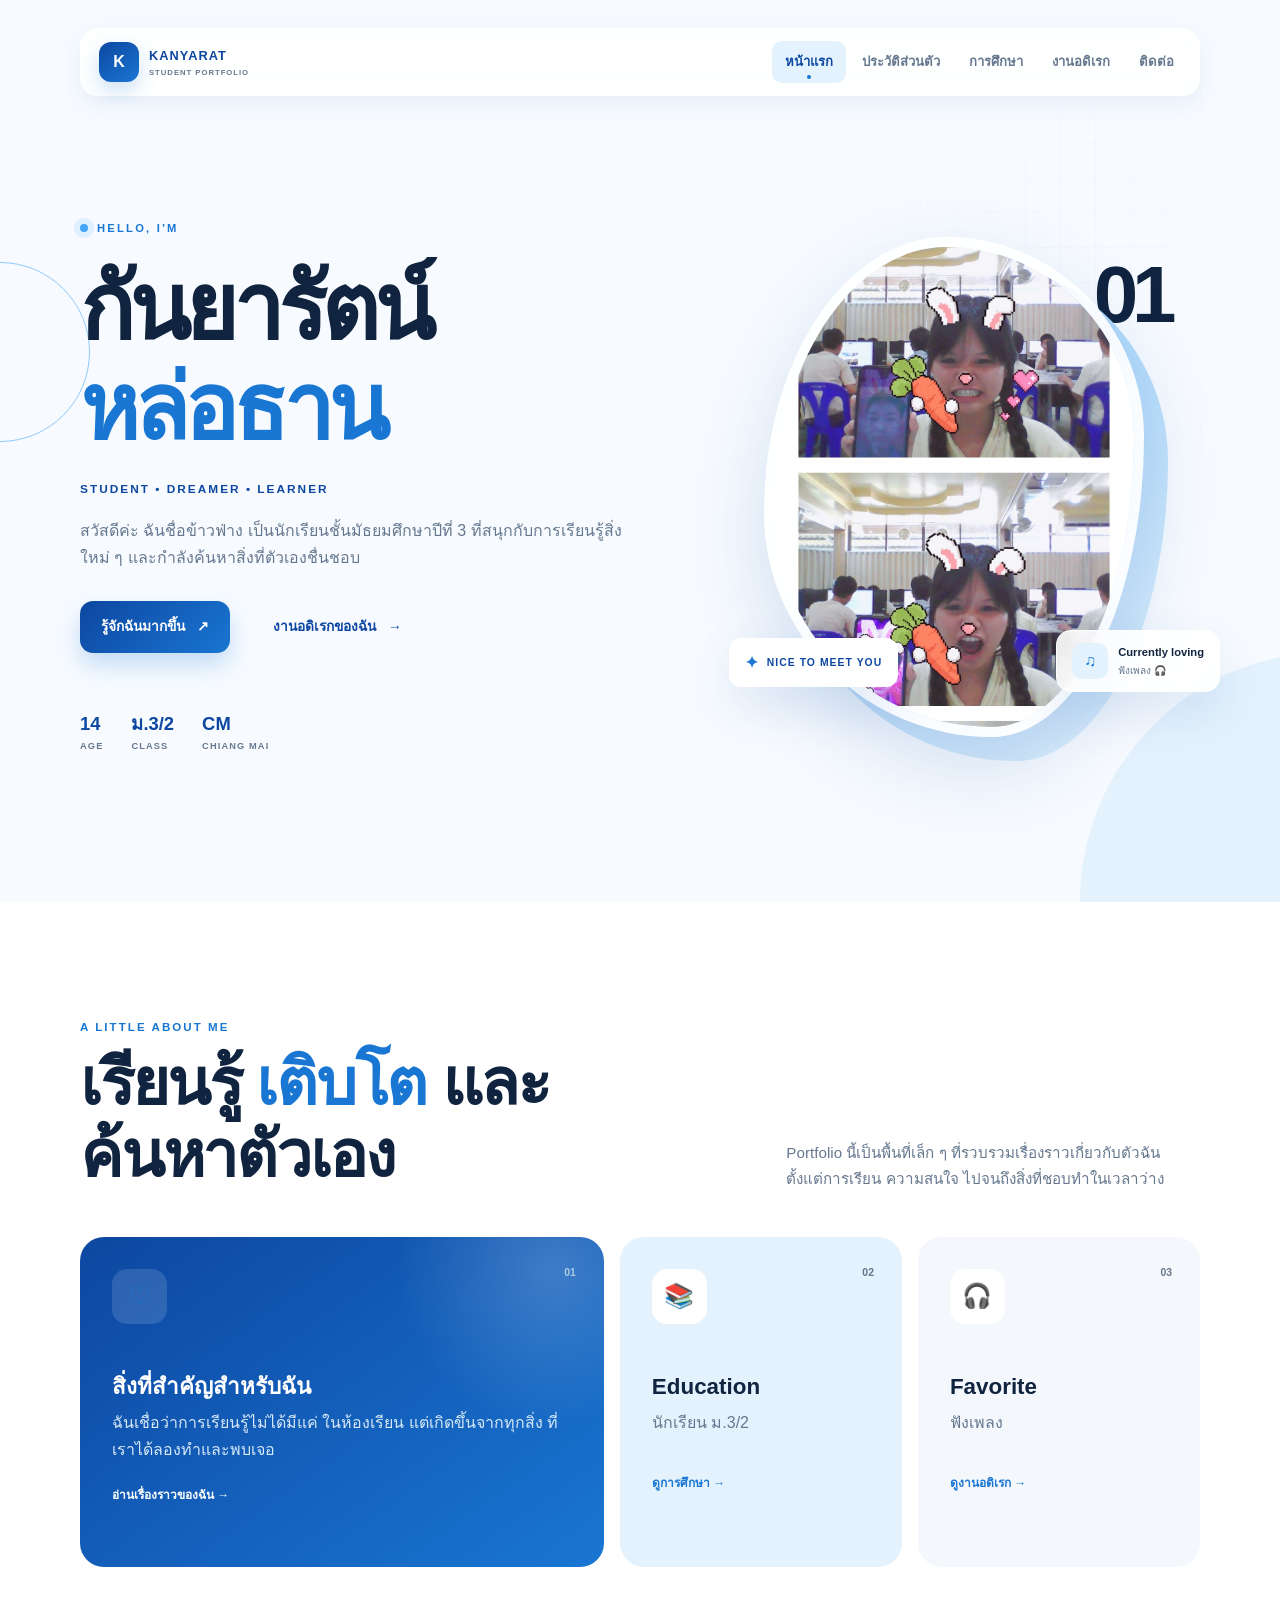
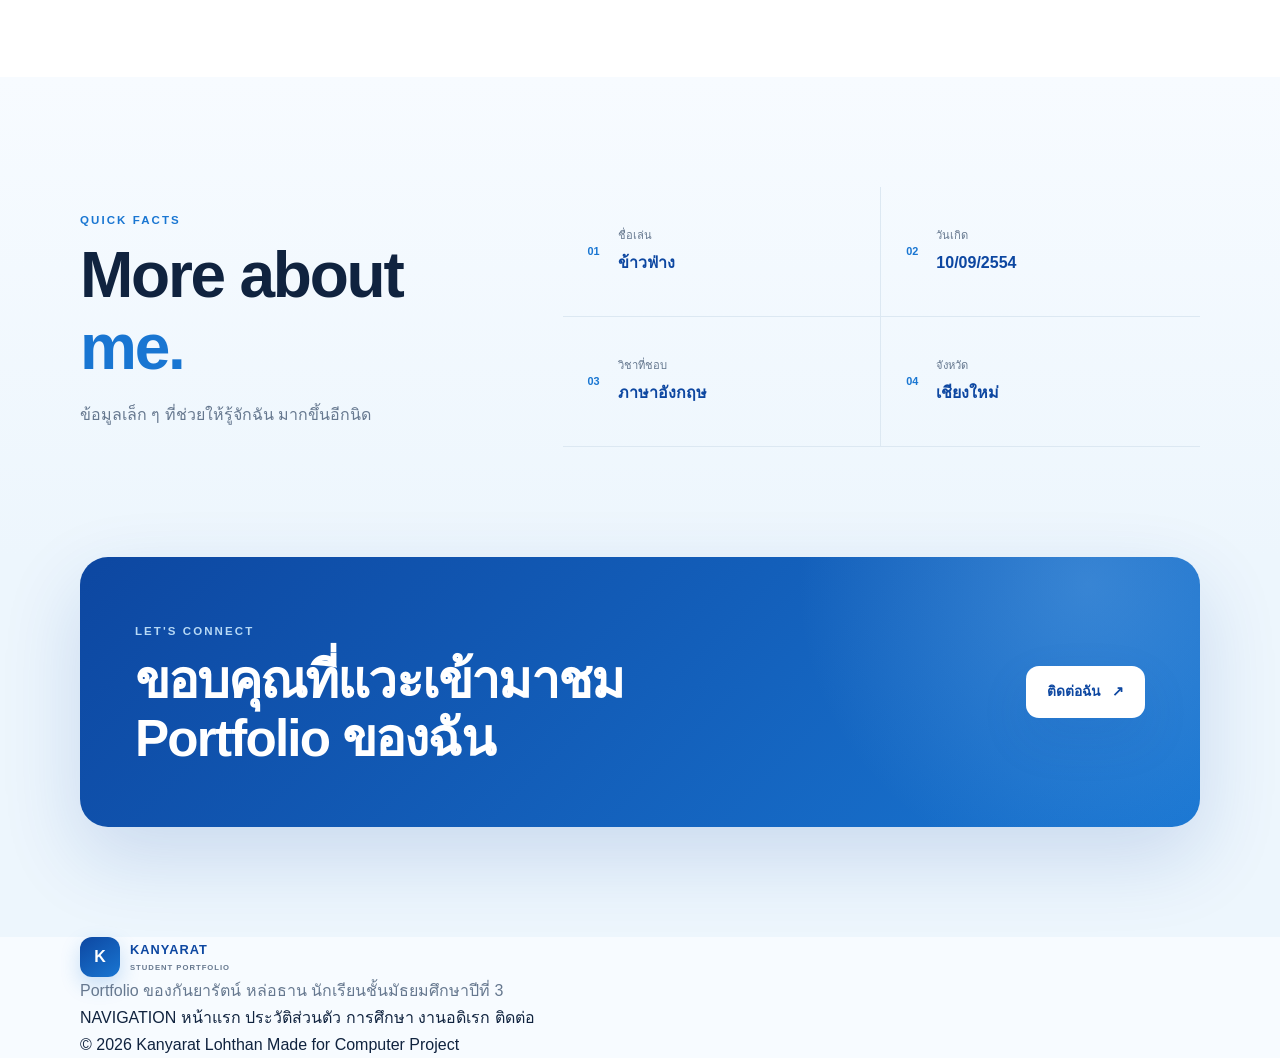
<file: index.html>
<!DOCTYPE html>
<html lang="th">
<head>
    <meta charset="UTF-8">
    <meta name="viewport" content="width=device-width, initial-scale=1.0">

    <meta
        name="description"
        content="Portfolio ของกันยารัตน์ หล่อธาน นักเรียนชั้นมัธยมศึกษาปีที่ 3"
    >

    <title>กันยารัตน์ | Student Portfolio</title>

    <link rel="stylesheet" href="style.css">
</head>

<body>

    <!-- ================= NAVIGATION ================= -->
    <header class="site-header">

        <nav class="navbar">

            <a href="index.html" class="brand">
                <span class="brand-symbol">K</span>

                <span class="brand-text">
                    KANYARAT
                    <small>STUDENT PORTFOLIO</small>
                </span>
            </a>

            <div class="nav-menu">
                <a href="index.html" class="active">หน้าแรก</a>
                <a href="profile.html">ประวัติส่วนตัว</a>
                <a href="education.html">การศึกษา</a>
                <a href="hobby.html">งานอดิเรก</a>
                <a href="contact.html">ติดต่อ</a>
            </div>

        </nav>

    </header>


    <main>

        <!-- ================= HERO ================= -->
        <section class="hero">

            <div class="hero-grid-pattern"></div>

            <div class="hero-circle hero-circle-one"></div>
            <div class="hero-circle hero-circle-two"></div>

            <div class="container hero-layout">

                <!-- LEFT -->
                <div class="hero-copy">

                    <div class="mini-label">
                        <span></span>
                        HELLO, I'M
                    </div>

                    <h1>
                        กันยารัตน์
                        <strong>หล่อธาน</strong>
                    </h1>

                    <p class="hero-role">
                        STUDENT • DREAMER • LEARNER
                    </p>

                    <p class="hero-description">
                        สวัสดีค่ะ ฉันชื่อข้าวฟ่าง
                        เป็นนักเรียนชั้นมัธยมศึกษาปีที่ 3
                        ที่สนุกกับการเรียนรู้สิ่งใหม่ ๆ
                        และกำลังค้นหาสิ่งที่ตัวเองชื่นชอบ
                    </p>

                    <div class="hero-actions">

                        <a href="profile.html" class="button button-primary">
                            รู้จักฉันมากขึ้น
                            <span>↗</span>
                        </a>

                        <a href="hobby.html" class="button button-text">
                            งานอดิเรกของฉัน
                            <span>→</span>
                        </a>

                    </div>

                    <div class="hero-meta">

                        <div>
                            <strong>14</strong>
                            <span>AGE</span>
                        </div>

                        <div>
                            <strong>ม.3/2</strong>
                            <span>CLASS</span>
                        </div>

                        <div>
                            <strong>CM</strong>
                            <span>CHIANG MAI</span>
                        </div>

                    </div>

                </div>


                <!-- RIGHT -->
                <div class="hero-visual">

                    <div class="visual-number">
                        01
                    </div>

                    <div class="visual-line"></div>

                    <div class="hero-image-wrap">

                        <div class="image-back-shape"></div>

                        <div class="hero-image">
                            <img
                                src="[data-uri]"
                                alt="รูปโปรไฟล์ของกันยารัตน์ หล่อธาน"
                            >
                        </div>

                        <div class="image-tag">
                            <span>✦</span>
                            NICE TO MEET YOU
                        </div>

                    </div>

                    <div class="floating-note">
                        <span>♫</span>
                        <div>
                            <strong>Currently loving</strong>
                            <small>ฟังเพลง 🎧</small>
                        </div>
                    </div>

                </div>

            </div>

        </section>


        <!-- ================= INTRO ================= -->
        <section class="intro section">

            <div class="container">

                <div class="section-top">

                    <div>
                        <span class="section-kicker">
                            A LITTLE ABOUT ME
                        </span>

                        <h2>
                            เรียนรู้
                            <span>เติบโต</span>
                            และค้นหาตัวเอง
                        </h2>
                    </div>

                    <p>
                        Portfolio นี้เป็นพื้นที่เล็ก ๆ
                        ที่รวบรวมเรื่องราวเกี่ยวกับตัวฉัน
                        ตั้งแต่การเรียน ความสนใจ
                        ไปจนถึงสิ่งที่ชอบทำในเวลาว่าง
                    </p>

                </div>


                <div class="intro-bento">

                    <article class="bento-main">

                        <span class="bento-index">01</span>

                        <div class="bento-icon">
                            ♡
                        </div>

                        <h3>
                            สิ่งที่สำคัญสำหรับฉัน
                        </h3>

                        <p>
                            ฉันเชื่อว่าการเรียนรู้ไม่ได้มีแค่
                            ในห้องเรียน แต่เกิดขึ้นจากทุกสิ่ง
                            ที่เราได้ลองทำและพบเจอ
                        </p>

                        <a href="profile.html">
                            อ่านเรื่องราวของฉัน →
                        </a>

                    </article>


                    <article class="bento-small blue-box">

                        <span class="bento-index">02</span>

                        <div class="bento-icon">
                            📚
                        </div>

                        <h3>Education</h3>

                        <p>
                            นักเรียน ม.3/2
                        </p>

                        <a href="education.html">
                            ดูการศึกษา →
                        </a>

                    </article>


                    <article class="bento-small light-box">

                        <span class="bento-index">03</span>

                        <div class="bento-icon">
                            🎧
                        </div>

                        <h3>Favorite</h3>

                        <p>
                            ฟังเพลง
                        </p>

                        <a href="hobby.html">
                            ดูงานอดิเรก →
                        </a>

                    </article>

                </div>

            </div>

        </section>


        <!-- ================= HIGHLIGHT ================= -->
        <section class="highlight section">

            <div class="container highlight-layout">

                <div class="highlight-title">

                    <span class="section-kicker">
                        QUICK FACTS
                    </span>

                    <h2>
                        More about
                        <span>me.</span>
                    </h2>

                    <p>
                        ข้อมูลเล็ก ๆ ที่ช่วยให้รู้จักฉัน
                        มากขึ้นอีกนิด
                    </p>

                </div>


                <div class="fact-list">

                    <div class="fact-item">
                        <span class="fact-icon">01</span>

                        <div>
                            <small>ชื่อเล่น</small>
                            <strong>ข้าวฟ่าง</strong>
                        </div>
                    </div>


                    <div class="fact-item">
                        <span class="fact-icon">02</span>

                        <div>
                            <small>วันเกิด</small>
                            <strong>10/09/2554</strong>
                        </div>
                    </div>


                    <div class="fact-item">
                        <span class="fact-icon">03</span>

                        <div>
                            <small>วิชาที่ชอบ</small>
                            <strong>ภาษาอังกฤษ</strong>
                        </div>
                    </div>


                    <div class="fact-item">
                        <span class="fact-icon">04</span>

                        <div>
                            <small>จังหวัด</small>
                            <strong>เชียงใหม่</strong>
                        </div>
                    </div>

                </div>

            </div>

        </section>


        <!-- ================= CTA ================= -->
        <section class="home-cta">

            <div class="container">

                <div class="cta-panel">

                    <div>
                        <span class="section-kicker light">
                            LET'S CONNECT
                        </span>

                        <h2>
                            ขอบคุณที่แวะเข้ามาชม
                            Portfolio ของฉัน
                        </h2>
                    </div>

                    <a href="contact.html" class="button button-white">
                        ติดต่อฉัน
                        <span>↗</span>
                    </a>

                </div>

            </div>

        </section>

    </main>


    <!-- ================= FOOTER ================= -->
    <footer class="footer">

        <div class="container footer-grid">

            <div class="footer-brand">

                <a href="index.html" class="brand footer-brand-link">

                    <span class="brand-symbol">K</span>

                    <span class="brand-text">
                        KANYARAT
                        <small>STUDENT PORTFOLIO</small>
                    </span>

                </a>

                <p>
                    Portfolio ของกันยารัตน์ หล่อธาน
                    นักเรียนชั้นมัธยมศึกษาปีที่ 3
                </p>

            </div>


            <div class="footer-navigation">

                <span>NAVIGATION</span>

                <a href="index.html">หน้าแรก</a>
                <a href="profile.html">ประวัติส่วนตัว</a>
                <a href="education.html">การศึกษา</a>
                <a href="hobby.html">งานอดิเรก</a>
                <a href="contact.html">ติดต่อ</a>

            </div>

        </div>


        <div class="container footer-bottom">

            <span>
                © 2026 Kanyarat Lohthan
            </span>

            <span>
                Made for Computer Project
            </span>

        </div>

    </footer>

</body>
</html>
</file>
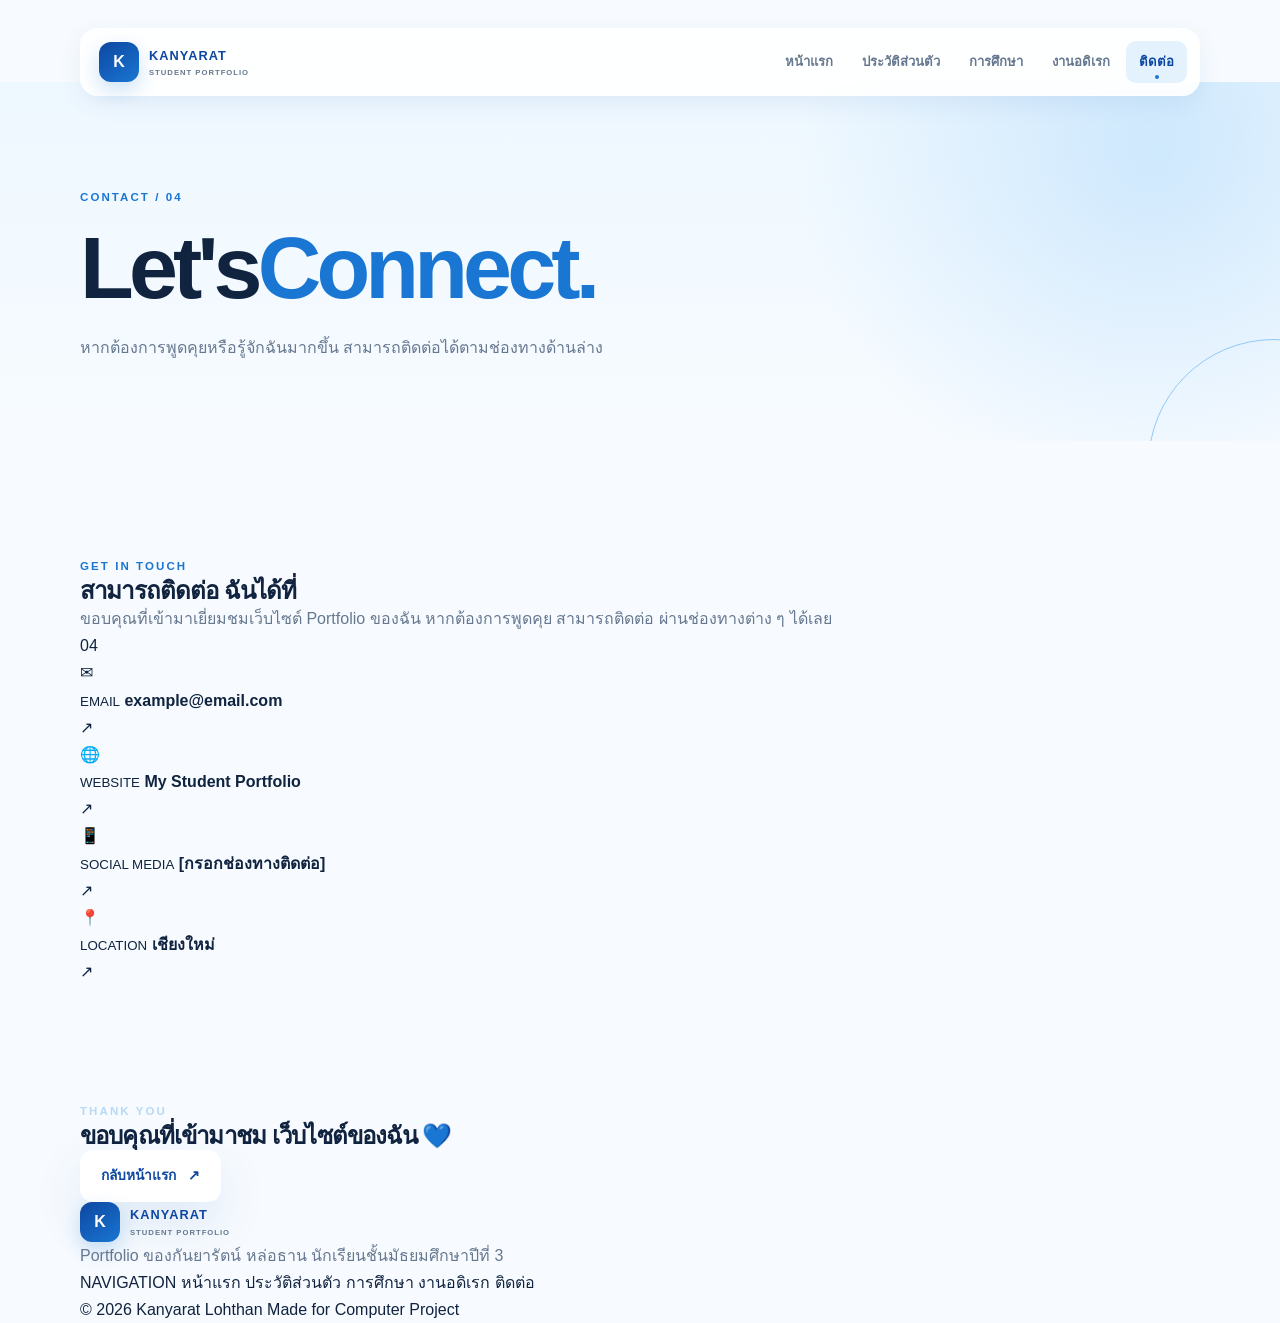
<file: contact.html>
<!DOCTYPE html>
<html lang="th">
<head>
    <meta charset="UTF-8">
    <meta name="viewport" content="width=device-width, initial-scale=1.0">

    <meta
        name="description"
        content="ช่องทางการติดต่อของกันยารัตน์ หล่อธาน"
    >

    <title>ติดต่อ | Kanyarat</title>

    <link rel="stylesheet" href="style.css">
</head>

<body>

    <!-- ================= NAVIGATION ================= -->
    <header class="site-header">

        <nav class="navbar">

            <a href="index.html" class="brand">
                <span class="brand-symbol">K</span>

                <span class="brand-text">
                    KANYARAT
                    <small>STUDENT PORTFOLIO</small>
                </span>
            </a>

            <div class="nav-menu">
                <a href="index.html">หน้าแรก</a>
                <a href="profile.html">ประวัติส่วนตัว</a>
                <a href="education.html">การศึกษา</a>
                <a href="hobby.html">งานอดิเรก</a>
                <a href="contact.html" class="active">ติดต่อ</a>
            </div>

        </nav>

    </header>


    <main>

        <!-- ================= PAGE HEADER ================= -->
        <section class="page-header contact-header">

            <div class="container page-header-content">

                <span class="section-kicker">
                    CONTACT / 04
                </span>

                <h1>
                    Let's<span>Connect.</span>
                </h1>

                <p>
                    หากต้องการพูดคุยหรือรู้จักฉันมากขึ้น
                    สามารถติดต่อได้ตามช่องทางด้านล่าง
                </p>

            </div>

        </section>


        <!-- ================= CONTACT ================= -->
        <section class="section contact-section">

            <div class="container contact-layout">

                <div class="contact-intro">

                    <span class="section-kicker">
                        GET IN TOUCH
                    </span>

                    <h2>
                        สามารถติดต่อ
                        <span>ฉันได้ที่</span>
                    </h2>

                    <p>
                        ขอบคุณที่เข้ามาเยี่ยมชมเว็บไซต์
                        Portfolio ของฉัน
                        หากต้องการพูดคุย สามารถติดต่อ
                        ผ่านช่องทางต่าง ๆ ได้เลย
                    </p>

                    <div class="contact-big-number">
                        04
                    </div>

                </div>


                <div class="contact-list">

                    <a
                        href="mailto:example@email.com"
                        class="contact-item"
                    >

                        <div class="contact-item-icon">
                            ✉
                        </div>

                        <div>
                            <small>EMAIL</small>
                            <strong>example@email.com</strong>
                        </div>

                        <span class="contact-arrow">
                            ↗
                        </span>

                    </a>


                    <div class="contact-item">

                        <div class="contact-item-icon">
                            🌐
                        </div>

                        <div>
                            <small>WEBSITE</small>
                            <strong>My Student Portfolio</strong>
                        </div>

                        <span class="contact-arrow">
                            ↗
                        </span>

                    </div>


                    <div class="contact-item">

                        <div class="contact-item-icon">
                            📱
                        </div>

                        <div>
                            <small>SOCIAL MEDIA</small>
                            <strong>[กรอกช่องทางติดต่อ]</strong>
                        </div>

                        <span class="contact-arrow">
                            ↗
                        </span>

                    </div>


                    <div class="contact-item">

                        <div class="contact-item-icon">
                            📍
                        </div>

                        <div>
                            <small>LOCATION</small>
                            <strong>เชียงใหม่</strong>
                        </div>

                        <span class="contact-arrow">
                            ↗
                        </span>

                    </div>

                </div>

            </div>

        </section>


        <!-- ================= CTA ================= -->
        <section class="contact-cta">

            <div class="container">

                <div class="contact-cta-box">

                    <div>

                        <span class="section-kicker light">
                            THANK YOU
                        </span>

                        <h2>
                            ขอบคุณที่เข้ามาชม
                            เว็บไซต์ของฉัน 💙
                        </h2>

                    </div>

                    <a
                        href="index.html"
                        class="button button-white"
                    >
                        กลับหน้าแรก
                        <span>↗</span>
                    </a>

                </div>

            </div>

        </section>

    </main>


    <!-- ================= FOOTER ================= -->
    <footer class="footer">

        <div class="container footer-grid">

            <div class="footer-brand">

                <a href="index.html" class="brand footer-brand-link">

                    <span class="brand-symbol">K</span>

                    <span class="brand-text">
                        KANYARAT
                        <small>STUDENT PORTFOLIO</small>
                    </span>

                </a>

                <p>
                    Portfolio ของกันยารัตน์ หล่อธาน
                    นักเรียนชั้นมัธยมศึกษาปีที่ 3
                </p>

            </div>

            <div class="footer-navigation">

                <span>NAVIGATION</span>

                <a href="index.html">หน้าแรก</a>
                <a href="profile.html">ประวัติส่วนตัว</a>
                <a href="education.html">การศึกษา</a>
                <a href="hobby.html">งานอดิเรก</a>
                <a href="contact.html">ติดต่อ</a>

            </div>

        </div>

        <div class="container footer-bottom">
            <span>© 2026 Kanyarat Lohthan</span>
            <span>Made for Computer Project</span>
        </div>

    </footer>

</body>
</html>
</file>
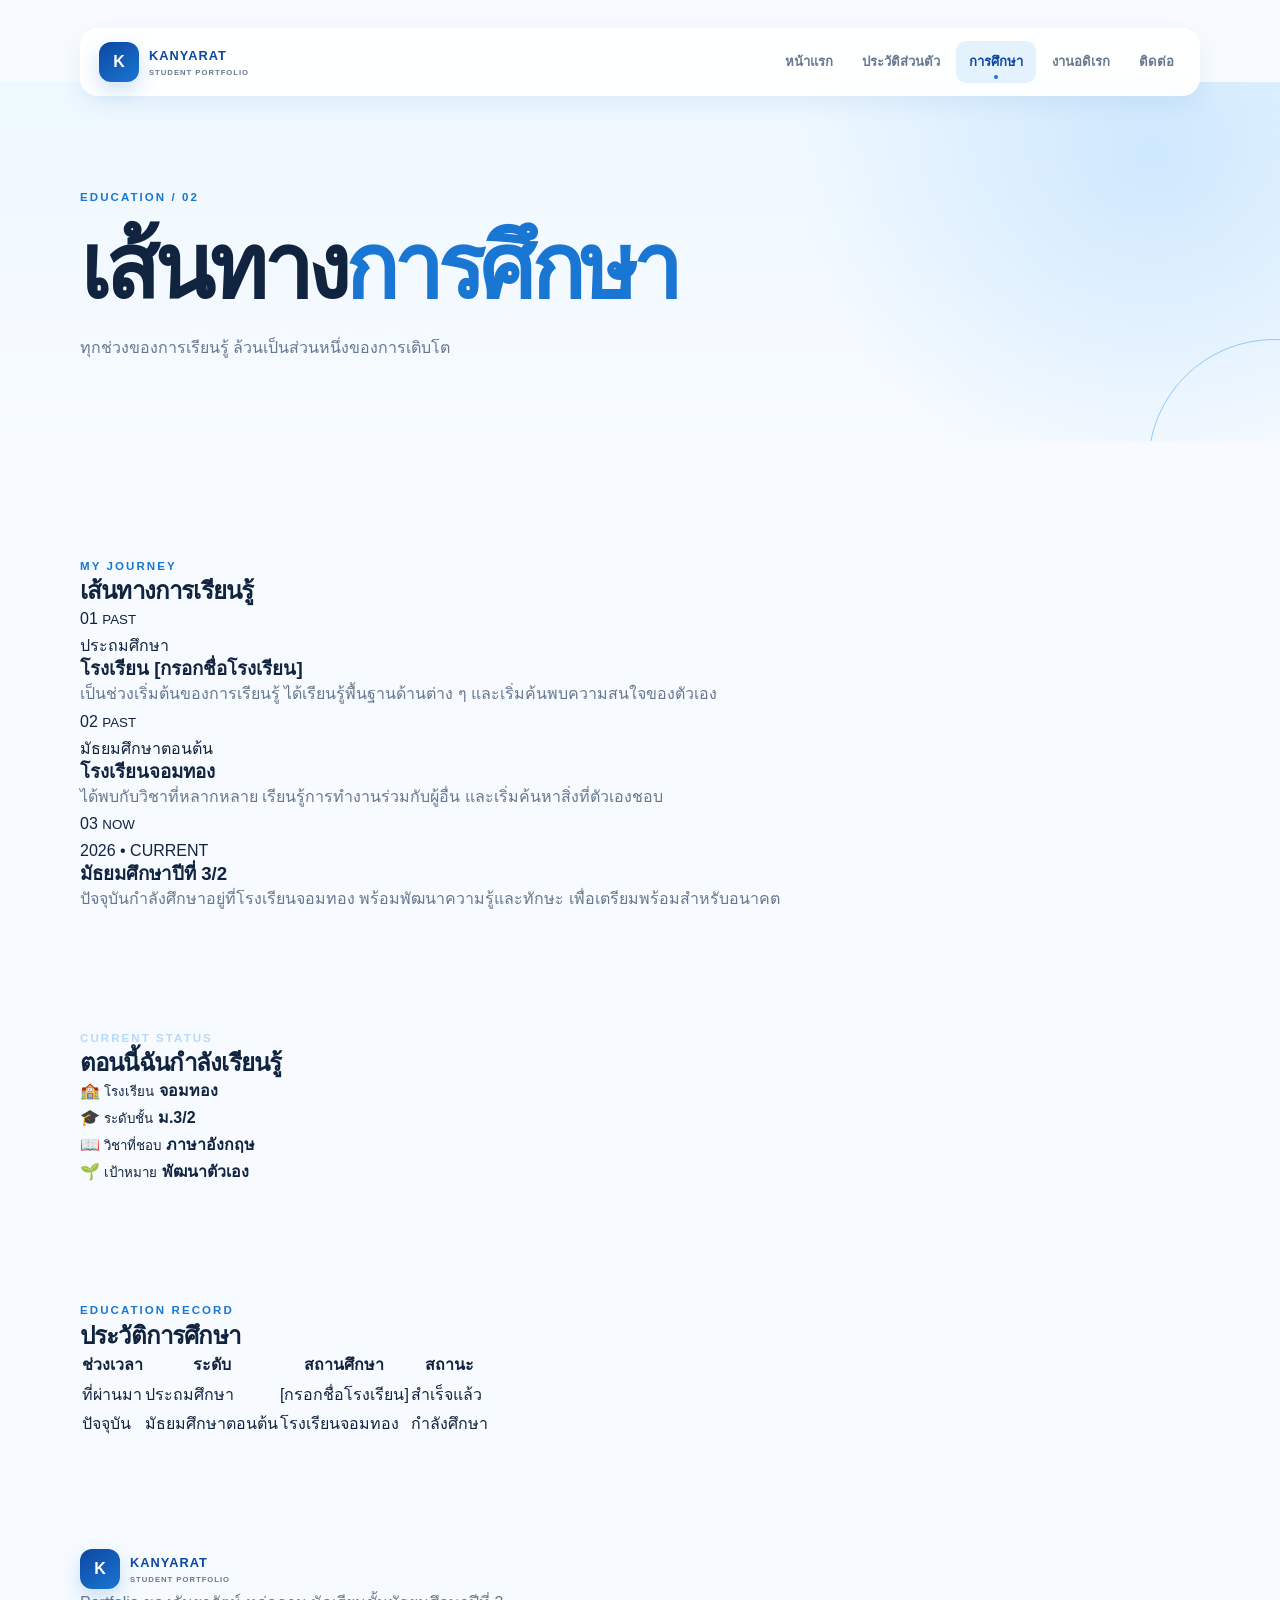
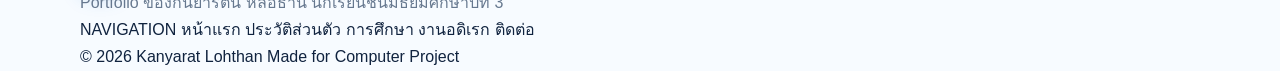
<file: education.html>
<!DOCTYPE html>
<html lang="th">
<head>
    <meta charset="UTF-8">
    <meta name="viewport" content="width=device-width, initial-scale=1.0">

    <meta
        name="description"
        content="ประวัติการศึกษาของกันยารัตน์ หล่อธาน"
    >

    <title>การศึกษา | Kanyarat</title>

    <link rel="stylesheet" href="style.css">
</head>

<body>

    <!-- ================= NAVIGATION ================= -->
    <header class="site-header">

        <nav class="navbar">

            <a href="index.html" class="brand">
                <span class="brand-symbol">K</span>

                <span class="brand-text">
                    KANYARAT
                    <small>STUDENT PORTFOLIO</small>
                </span>
            </a>

            <div class="nav-menu">
                <a href="index.html">หน้าแรก</a>
                <a href="profile.html">ประวัติส่วนตัว</a>
                <a href="education.html" class="active">การศึกษา</a>
                <a href="hobby.html">งานอดิเรก</a>
                <a href="contact.html">ติดต่อ</a>
            </div>

        </nav>

    </header>


    <main>

        <!-- ================= PAGE HEADER ================= -->
        <section class="page-header education-header">

            <div class="container page-header-content">

                <span class="section-kicker">
                    EDUCATION / 02
                </span>

                <h1>
                    เส้นทาง<span>การศึกษา</span>
                </h1>

                <p>
                    ทุกช่วงของการเรียนรู้
                    ล้วนเป็นส่วนหนึ่งของการเติบโต
                </p>

            </div>

        </section>


        <!-- ================= TIMELINE ================= -->
        <section class="section education-section">

            <div class="container">

                <div class="section-heading">

                    <span class="section-kicker">
                        MY JOURNEY
                    </span>

                    <h2>
                        เส้นทางการ<span>เรียนรู้</span>
                    </h2>

                </div>


                <div class="education-timeline">

                    <article class="timeline-row">

                        <div class="timeline-side">
                            <span>01</span>
                            <small>PAST</small>
                        </div>

                        <div class="timeline-dot"></div>

                        <div class="timeline-card">

                            <span class="timeline-year">
                                ประถมศึกษา
                            </span>

                            <h3>
                                โรงเรียน [กรอกชื่อโรงเรียน]
                            </h3>

                            <p>
                                เป็นช่วงเริ่มต้นของการเรียนรู้
                                ได้เรียนรู้พื้นฐานด้านต่าง ๆ
                                และเริ่มค้นพบความสนใจของตัวเอง
                            </p>

                        </div>

                    </article>


                    <article class="timeline-row">

                        <div class="timeline-side">
                            <span>02</span>
                            <small>PAST</small>
                        </div>

                        <div class="timeline-dot"></div>

                        <div class="timeline-card">

                            <span class="timeline-year">
                                มัธยมศึกษาตอนต้น
                            </span>

                            <h3>
                                โรงเรียนจอมทอง
                            </h3>

                            <p>
                                ได้พบกับวิชาที่หลากหลาย
                                เรียนรู้การทำงานร่วมกับผู้อื่น
                                และเริ่มค้นหาสิ่งที่ตัวเองชอบ
                            </p>

                        </div>

                    </article>


                    <article class="timeline-row current">

                        <div class="timeline-side">
                            <span>03</span>
                            <small>NOW</small>
                        </div>

                        <div class="timeline-dot"></div>

                        <div class="timeline-card">

                            <span class="timeline-year current-year">
                                2026 • CURRENT
                            </span>

                            <h3>
                                มัธยมศึกษาปีที่ 3/2
                            </h3>

                            <p>
                                ปัจจุบันกำลังศึกษาอยู่ที่โรงเรียนจอมทอง
                                พร้อมพัฒนาความรู้และทักษะ
                                เพื่อเตรียมพร้อมสำหรับอนาคต
                            </p>

                        </div>

                    </article>

                </div>

            </div>

        </section>


        <!-- ================= EDUCATION HIGHLIGHT ================= -->
        <section class="education-highlight">

            <div class="container">

                <div class="education-highlight-title">

                    <span class="section-kicker light">
                        CURRENT STATUS
                    </span>

                    <h2>
                        ตอนนี้ฉันกำลัง<span>เรียนรู้</span>
                    </h2>

                </div>


                <div class="education-stats">

                    <div>
                        <span>🏫</span>
                        <small>โรงเรียน</small>
                        <strong>จอมทอง</strong>
                    </div>

                    <div>
                        <span>🎓</span>
                        <small>ระดับชั้น</small>
                        <strong>ม.3/2</strong>
                    </div>

                    <div>
                        <span>📖</span>
                        <small>วิชาที่ชอบ</small>
                        <strong>ภาษาอังกฤษ</strong>
                    </div>

                    <div>
                        <span>🌱</span>
                        <small>เป้าหมาย</small>
                        <strong>พัฒนาตัวเอง</strong>
                    </div>

                </div>

            </div>

        </section>


        <!-- ================= TABLE ================= -->
        <section class="section education-record">

            <div class="container">

                <div class="section-heading">

                    <span class="section-kicker">
                        EDUCATION RECORD
                    </span>

                    <h2>
                        ประวัติ<span>การศึกษา</span>
                    </h2>

                </div>


                <div class="table-container">

                    <table>

                        <thead>
                            <tr>
                                <th>ช่วงเวลา</th>
                                <th>ระดับ</th>
                                <th>สถานศึกษา</th>
                                <th>สถานะ</th>
                            </tr>
                        </thead>

                        <tbody>

                            <tr>
                                <td>ที่ผ่านมา</td>
                                <td>ประถมศึกษา</td>
                                <td>[กรอกชื่อโรงเรียน]</td>
                                <td>
                                    <span class="status finished">
                                        สำเร็จแล้ว
                                    </span>
                                </td>
                            </tr>

                            <tr>
                                <td>ปัจจุบัน</td>
                                <td>มัธยมศึกษาตอนต้น</td>
                                <td>โรงเรียนจอมทอง</td>
                                <td>
                                    <span class="status studying">
                                        กำลังศึกษา
                                    </span>
                                </td>
                            </tr>

                        </tbody>

                    </table>

                </div>

            </div>

        </section>

    </main>


    <!-- ================= FOOTER ================= -->
    <footer class="footer">

        <div class="container footer-grid">

            <div class="footer-brand">

                <a href="index.html" class="brand footer-brand-link">

                    <span class="brand-symbol">K</span>

                    <span class="brand-text">
                        KANYARAT
                        <small>STUDENT PORTFOLIO</small>
                    </span>

                </a>

                <p>
                    Portfolio ของกันยารัตน์ หล่อธาน
                    นักเรียนชั้นมัธยมศึกษาปีที่ 3
                </p>

            </div>

            <div class="footer-navigation">

                <span>NAVIGATION</span>

                <a href="index.html">หน้าแรก</a>
                <a href="profile.html">ประวัติส่วนตัว</a>
                <a href="education.html">การศึกษา</a>
                <a href="hobby.html">งานอดิเรก</a>
                <a href="contact.html">ติดต่อ</a>

            </div>

        </div>

        <div class="container footer-bottom">
            <span>© 2026 Kanyarat Lohthan</span>
            <span>Made for Computer Project</span>
        </div>

    </footer>

</body>
</html>
</file>
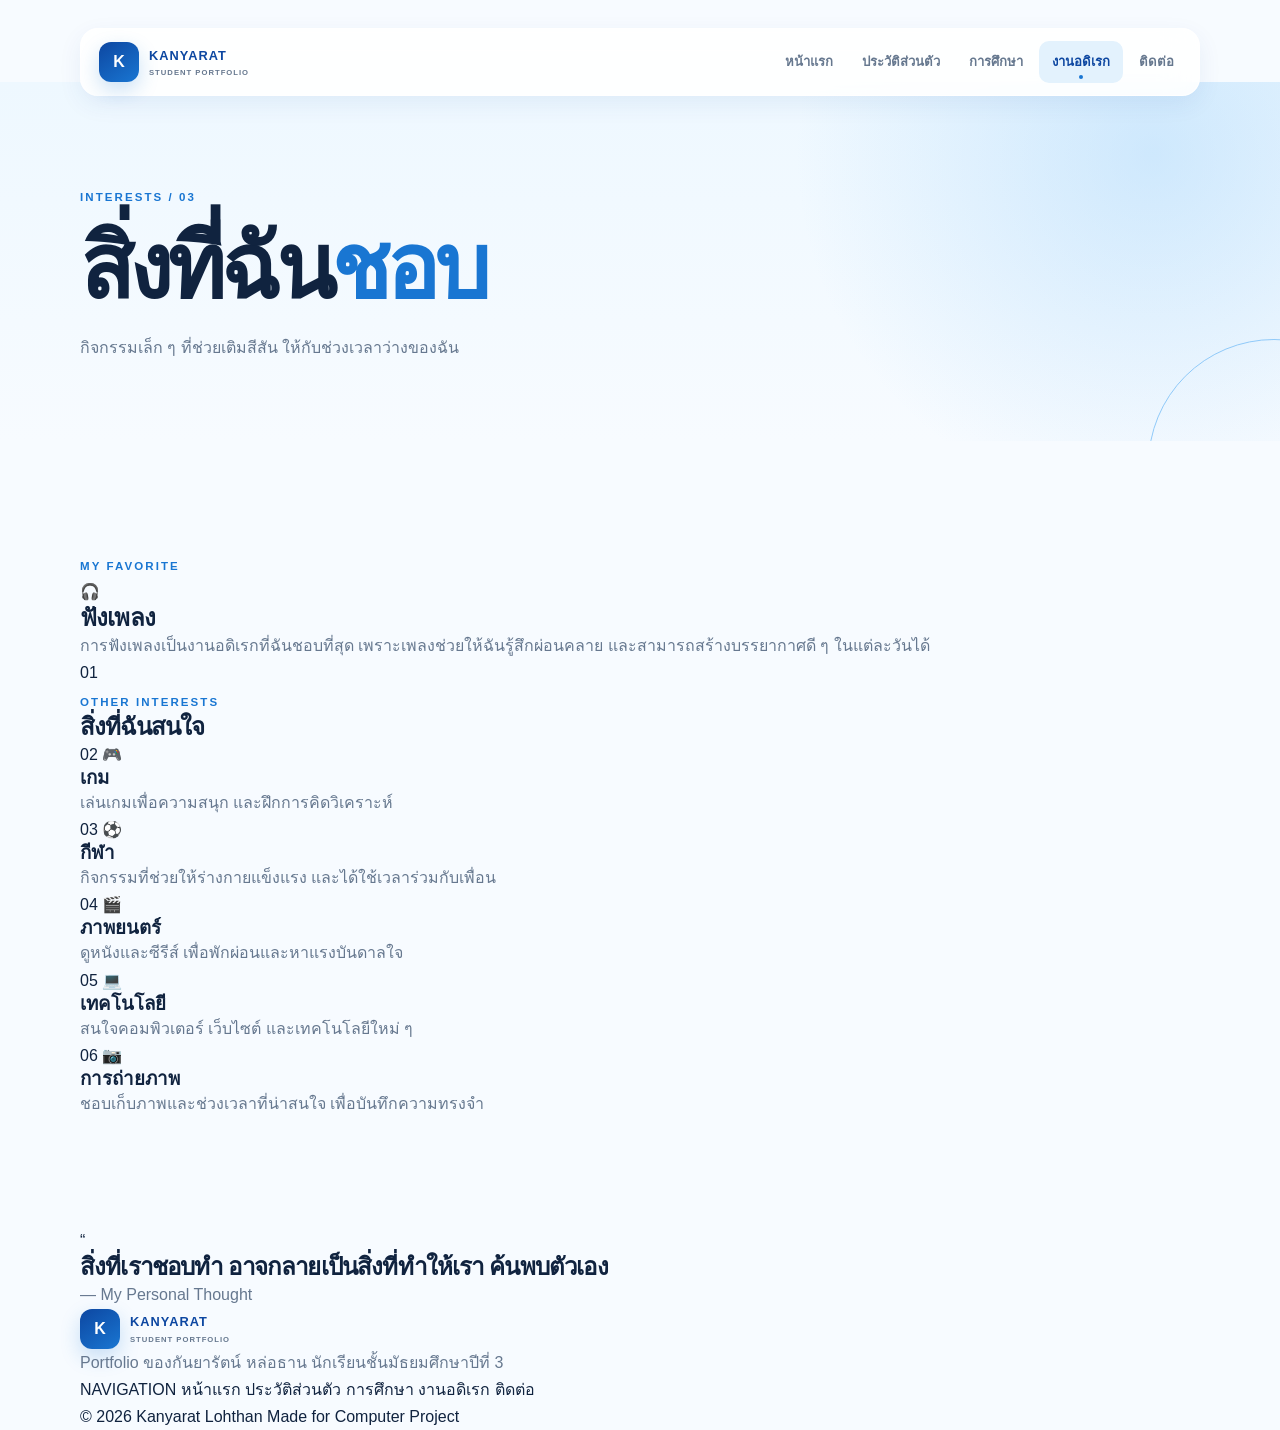
<file: hobby.html>
<!DOCTYPE html>
<html lang="th">
<head>
    <meta charset="UTF-8">
    <meta name="viewport" content="width=device-width, initial-scale=1.0">

    <meta
        name="description"
        content="งานอดิเรกและความสนใจของกันยารัตน์"
    >

    <title>งานอดิเรก | Kanyarat</title>

    <link rel="stylesheet" href="style.css">
</head>

<body>

    <!-- ================= NAVIGATION ================= -->
    <header class="site-header">

        <nav class="navbar">

            <a href="index.html" class="brand">
                <span class="brand-symbol">K</span>

                <span class="brand-text">
                    KANYARAT
                    <small>STUDENT PORTFOLIO</small>
                </span>
            </a>

            <div class="nav-menu">
                <a href="index.html">หน้าแรก</a>
                <a href="profile.html">ประวัติส่วนตัว</a>
                <a href="education.html">การศึกษา</a>
                <a href="hobby.html" class="active">งานอดิเรก</a>
                <a href="contact.html">ติดต่อ</a>
            </div>

        </nav>

    </header>


    <main>

        <!-- ================= PAGE HEADER ================= -->
        <section class="page-header hobby-header">

            <div class="container page-header-content">

                <span class="section-kicker">
                    INTERESTS / 03
                </span>

                <h1>
                    สิ่งที่ฉัน<span>ชอบ</span>
                </h1>

                <p>
                    กิจกรรมเล็ก ๆ ที่ช่วยเติมสีสัน
                    ให้กับช่วงเวลาว่างของฉัน
                </p>

            </div>

        </section>


        <!-- ================= FEATURED HOBBY ================= -->
        <section class="section hobby-section">

            <div class="container">

                <div class="hobby-feature">

                    <div class="hobby-feature-content">

                        <span class="section-kicker">
                            MY FAVORITE
                        </span>

                        <div class="huge-icon">
                            🎧
                        </div>

                        <h2>
                            ฟัง<span>เพลง</span>
                        </h2>

                        <p>
                            การฟังเพลงเป็นงานอดิเรกที่ฉันชอบที่สุด
                            เพราะเพลงช่วยให้ฉันรู้สึกผ่อนคลาย
                            และสามารถสร้างบรรยากาศดี ๆ
                            ในแต่ละวันได้
                        </p>

                        <div class="music-line">
                            <span></span>
                            <span></span>
                            <span></span>
                            <span></span>
                            <span></span>
                            <span></span>
                            <span></span>
                            <span></span>
                            <span></span>
                            <span></span>
                        </div>

                    </div>


                    <div class="hobby-feature-number">
                        01
                    </div>

                </div>


                <!-- ================= OTHER HOBBIES ================= -->

                <div class="hobby-section-title">

                    <span class="section-kicker">
                        OTHER INTERESTS
                    </span>

                    <h2>
                        สิ่งที่ฉันสนใจ
                    </h2>

                </div>


                <div class="hobby-grid">

                    <article class="hobby-card">

                        <div class="hobby-card-top">
                            <span>02</span>
                            <strong>🎮</strong>
                        </div>

                        <h3>เกม</h3>

                        <p>
                            เล่นเกมเพื่อความสนุก
                            และฝึกการคิดวิเคราะห์
                        </p>

                        <div class="hobby-line"></div>

                    </article>


                    <article class="hobby-card">

                        <div class="hobby-card-top">
                            <span>03</span>
                            <strong>⚽</strong>
                        </div>

                        <h3>กีฬา</h3>

                        <p>
                            กิจกรรมที่ช่วยให้ร่างกายแข็งแรง
                            และได้ใช้เวลาร่วมกับเพื่อน
                        </p>

                        <div class="hobby-line"></div>

                    </article>


                    <article class="hobby-card">

                        <div class="hobby-card-top">
                            <span>04</span>
                            <strong>🎬</strong>
                        </div>

                        <h3>ภาพยนตร์</h3>

                        <p>
                            ดูหนังและซีรีส์
                            เพื่อพักผ่อนและหาแรงบันดาลใจ
                        </p>

                        <div class="hobby-line"></div>

                    </article>


                    <article class="hobby-card">

                        <div class="hobby-card-top">
                            <span>05</span>
                            <strong>💻</strong>
                        </div>

                        <h3>เทคโนโลยี</h3>

                        <p>
                            สนใจคอมพิวเตอร์ เว็บไซต์
                            และเทคโนโลยีใหม่ ๆ
                        </p>

                        <div class="hobby-line"></div>

                    </article>


                    <article class="hobby-card wide-hobby">

                        <div class="hobby-card-top">
                            <span>06</span>
                            <strong>📷</strong>
                        </div>

                        <h3>การถ่ายภาพ</h3>

                        <p>
                            ชอบเก็บภาพและช่วงเวลาที่น่าสนใจ
                            เพื่อบันทึกความทรงจำ
                        </p>

                        <div class="hobby-line"></div>

                    </article>

                </div>

            </div>

        </section>


        <!-- ================= QUOTE ================= -->
        <section class="hobby-quote">

            <div class="container">

                <span class="quote-mark">“</span>

                <h2>
                    สิ่งที่เราชอบทำ
                    อาจกลายเป็นสิ่งที่ทำให้เรา
                    ค้นพบตัวเอง
                </h2>

                <p>
                    — My Personal Thought
                </p>

            </div>

        </section>

    </main>


    <!-- ================= FOOTER ================= -->
    <footer class="footer">

        <div class="container footer-grid">

            <div class="footer-brand">

                <a href="index.html" class="brand footer-brand-link">

                    <span class="brand-symbol">K</span>

                    <span class="brand-text">
                        KANYARAT
                        <small>STUDENT PORTFOLIO</small>
                    </span>

                </a>

                <p>
                    Portfolio ของกันยารัตน์ หล่อธาน
                    นักเรียนชั้นมัธยมศึกษาปีที่ 3
                </p>

            </div>

            <div class="footer-navigation">

                <span>NAVIGATION</span>

                <a href="index.html">หน้าแรก</a>
                <a href="profile.html">ประวัติส่วนตัว</a>
                <a href="education.html">การศึกษา</a>
                <a href="hobby.html">งานอดิเรก</a>
                <a href="contact.html">ติดต่อ</a>

            </div>

        </div>

        <div class="container footer-bottom">
            <span>© 2026 Kanyarat Lohthan</span>
            <span>Made for Computer Project</span>
        </div>

    </footer>

</body>
</html>
</file>
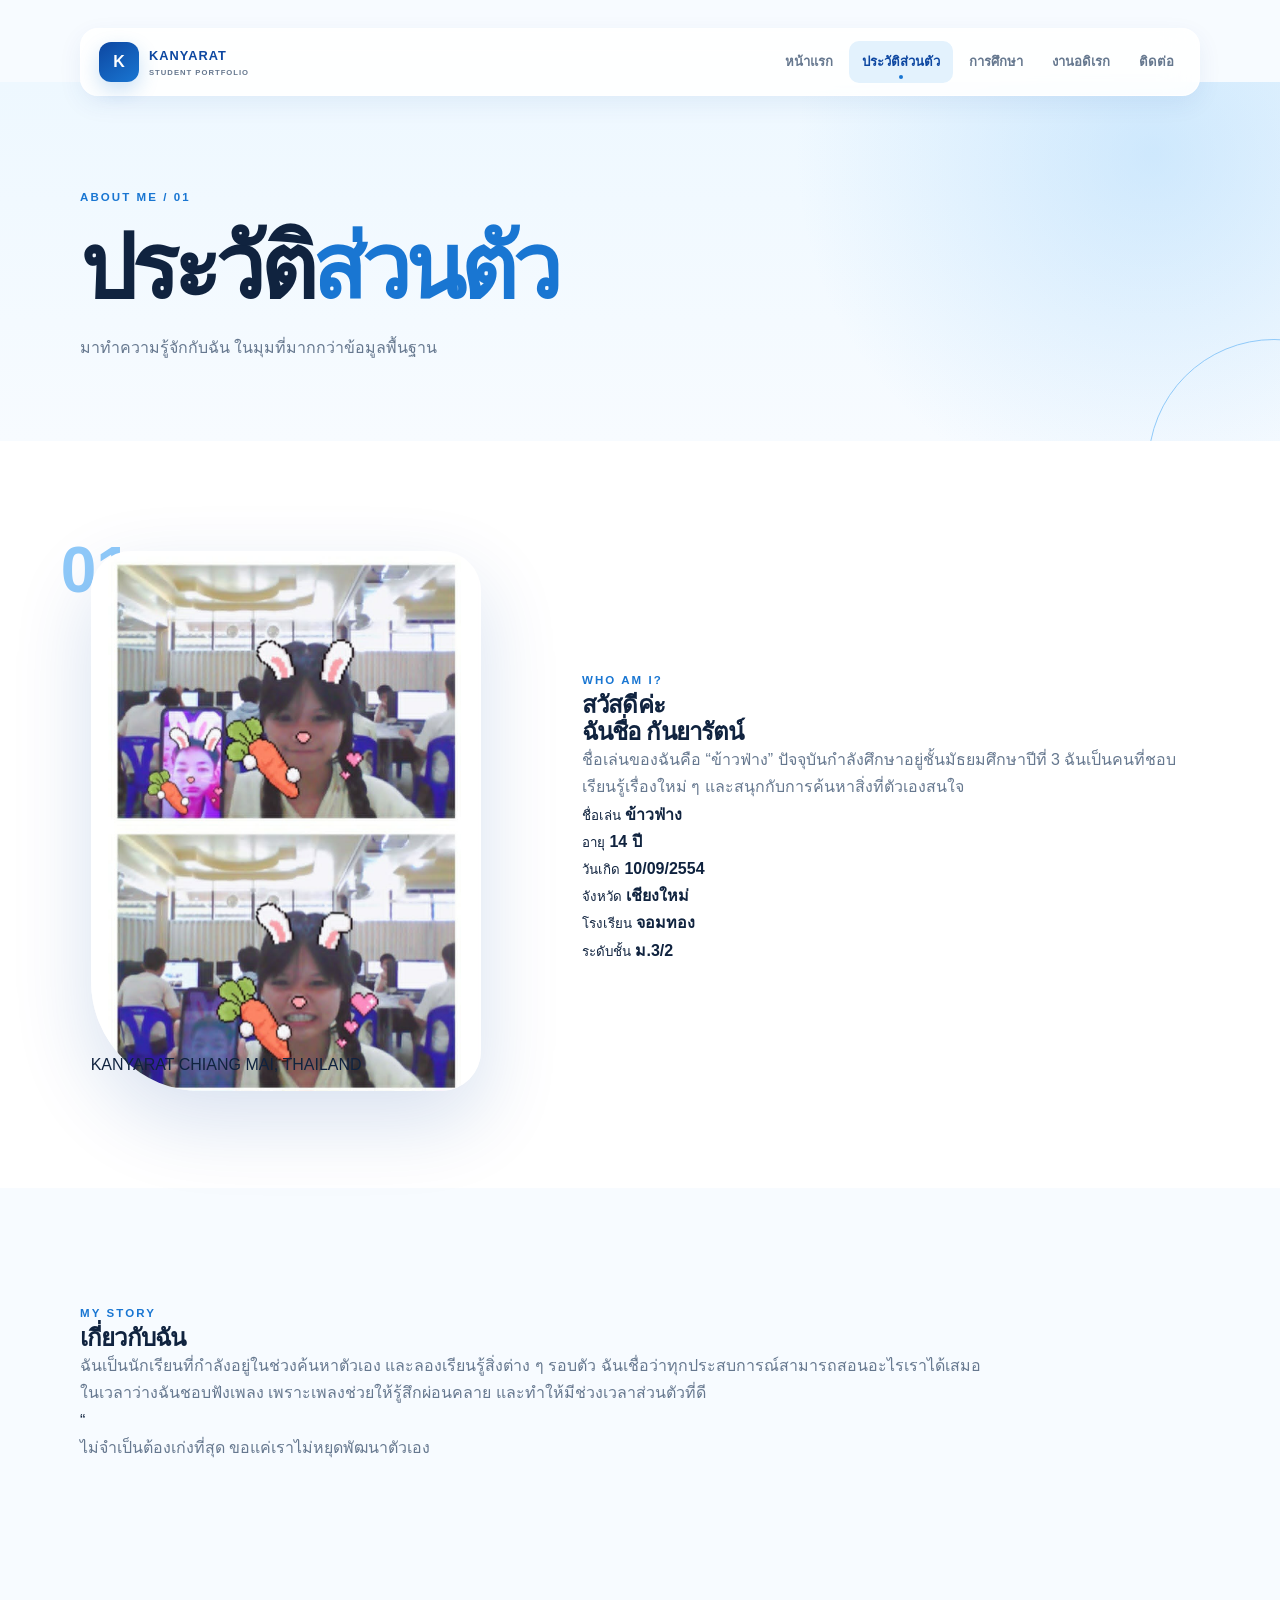
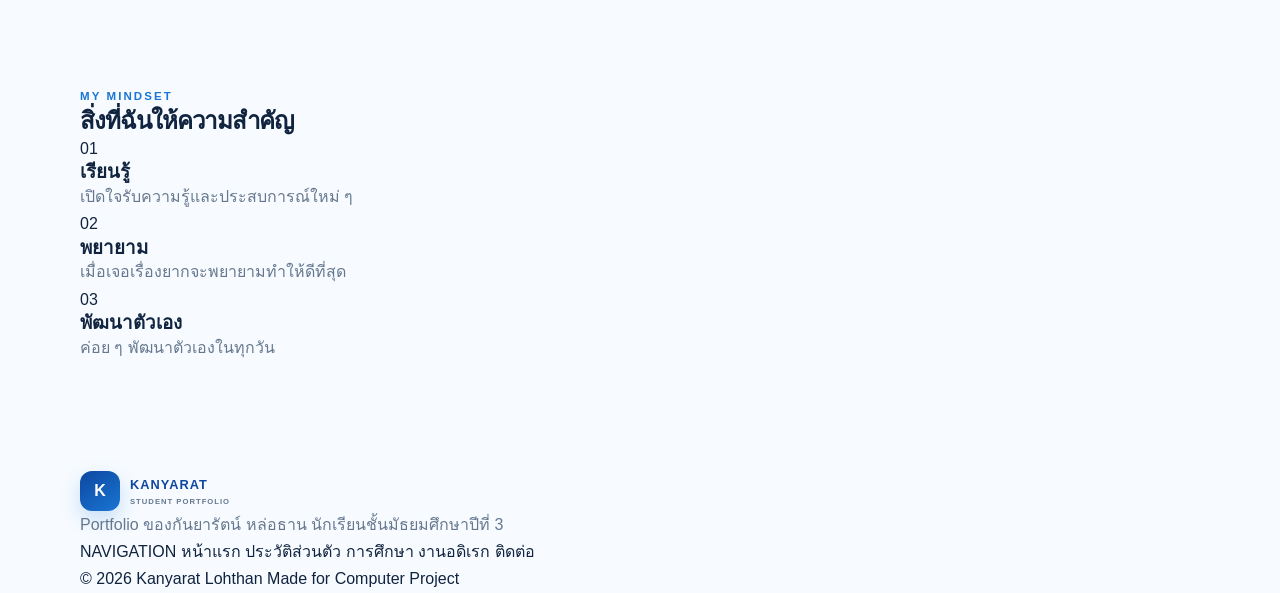
<file: profile.html>
<!DOCTYPE html>
<html lang="th">
<head>
    <meta charset="UTF-8">
    <meta name="viewport" content="width=device-width, initial-scale=1.0">

    <meta
        name="description"
        content="ประวัติส่วนตัวของกันยารัตน์ หล่อธาน"
    >

    <title>ประวัติส่วนตัว | Kanyarat</title>

    <link rel="stylesheet" href="style.css">
</head>

<body>

    <!-- ================= NAVIGATION ================= -->
    <header class="site-header">

        <nav class="navbar">

            <a href="index.html" class="brand">
                <span class="brand-symbol">K</span>

                <span class="brand-text">
                    KANYARAT
                    <small>STUDENT PORTFOLIO</small>
                </span>
            </a>

            <div class="nav-menu">
                <a href="index.html">หน้าแรก</a>
                <a href="profile.html" class="active">ประวัติส่วนตัว</a>
                <a href="education.html">การศึกษา</a>
                <a href="hobby.html">งานอดิเรก</a>
                <a href="contact.html">ติดต่อ</a>
            </div>

        </nav>

    </header>


    <main>

        <!-- ================= PAGE HEADER ================= -->
        <section class="page-header">

            <div class="container page-header-content">

                <span class="section-kicker">
                    ABOUT ME / 01
                </span>

                <h1>
                    ประวัติ<span>ส่วนตัว</span>
                </h1>

                <p>
                    มาทำความรู้จักกับฉัน
                    ในมุมที่มากกว่าข้อมูลพื้นฐาน
                </p>

            </div>

        </section>


        <!-- ================= PROFILE ================= -->
        <section class="profile-section section">

            <div class="container profile-layout">

                <div class="profile-photo-area">

                    <div class="profile-photo-number">
                        01
                    </div>

                    <div class="profile-photo">

                        <img
                            src="[data-uri]"
                            alt="รูปโปรไฟล์ของกันยารัตน์ หล่อธาน"
                        >

                    </div>

                    <div class="profile-photo-caption">
                        KANYARAT
                        <span>CHIANG MAI, THAILAND</span>
                    </div>

                </div>


                <div class="profile-content">

                    <span class="section-kicker">
                        WHO AM I?
                    </span>

                    <h2>
                        สวัสดีค่ะ
                        <br>
                        ฉันชื่อ <span>กันยารัตน์</span>
                    </h2>

                    <p class="large-description">
                        ชื่อเล่นของฉันคือ “ข้าวฟ่าง”
                        ปัจจุบันกำลังศึกษาอยู่ชั้นมัธยมศึกษาปีที่ 3
                        ฉันเป็นคนที่ชอบเรียนรู้เรื่องใหม่ ๆ
                        และสนุกกับการค้นหาสิ่งที่ตัวเองสนใจ
                    </p>


                    <div class="profile-info-grid">

                        <div class="profile-info">
                            <small>ชื่อเล่น</small>
                            <strong>ข้าวฟ่าง</strong>
                        </div>

                        <div class="profile-info">
                            <small>อายุ</small>
                            <strong>14 ปี</strong>
                        </div>

                        <div class="profile-info">
                            <small>วันเกิด</small>
                            <strong>10/09/2554</strong>
                        </div>

                        <div class="profile-info">
                            <small>จังหวัด</small>
                            <strong>เชียงใหม่</strong>
                        </div>

                        <div class="profile-info">
                            <small>โรงเรียน</small>
                            <strong>จอมทอง</strong>
                        </div>

                        <div class="profile-info">
                            <small>ระดับชั้น</small>
                            <strong>ม.3/2</strong>
                        </div>

                    </div>

                </div>

            </div>

        </section>


        <!-- ================= ABOUT ================= -->
        <section class="about-me section">

            <div class="container about-me-layout">

                <div>
                    <span class="section-kicker">
                        MY STORY
                    </span>

                    <h2>
                        เกี่ยวกับ<span>ฉัน</span>
                    </h2>
                </div>


                <div class="about-me-content">

                    <p>
                        ฉันเป็นนักเรียนที่กำลังอยู่ในช่วงค้นหาตัวเอง
                        และลองเรียนรู้สิ่งต่าง ๆ รอบตัว
                        ฉันเชื่อว่าทุกประสบการณ์สามารถสอนอะไรเราได้เสมอ
                    </p>

                    <p>
                        ในเวลาว่างฉันชอบฟังเพลง
                        เพราะเพลงช่วยให้รู้สึกผ่อนคลาย
                        และทำให้มีช่วงเวลาส่วนตัวที่ดี
                    </p>


                    <div class="personal-quote">

                        <span>“</span>

                        <p>
                            ไม่จำเป็นต้องเก่งที่สุด
                            ขอแค่เราไม่หยุดพัฒนาตัวเอง
                        </p>

                    </div>

                </div>

            </div>

        </section>


        <!-- ================= PERSONAL TRAITS ================= -->
        <section class="traits-section section">

            <div class="container">

                <div class="section-heading">

                    <span class="section-kicker">
                        MY MINDSET
                    </span>

                    <h2>
                        สิ่งที่ฉัน<span>ให้ความสำคัญ</span>
                    </h2>

                </div>


                <div class="traits-grid">

                    <article class="trait-item">
                        <span>01</span>
                        <h3>เรียนรู้</h3>
                        <p>
                            เปิดใจรับความรู้และประสบการณ์ใหม่ ๆ
                        </p>
                    </article>

                    <article class="trait-item">
                        <span>02</span>
                        <h3>พยายาม</h3>
                        <p>
                            เมื่อเจอเรื่องยากจะพยายามทำให้ดีที่สุด
                        </p>
                    </article>

                    <article class="trait-item">
                        <span>03</span>
                        <h3>พัฒนาตัวเอง</h3>
                        <p>
                            ค่อย ๆ พัฒนาตัวเองในทุกวัน
                        </p>
                    </article>

                </div>

            </div>

        </section>

    </main>


    <!-- ================= FOOTER ================= -->
    <footer class="footer">

        <div class="container footer-grid">

            <div class="footer-brand">

                <a href="index.html" class="brand footer-brand-link">

                    <span class="brand-symbol">K</span>

                    <span class="brand-text">
                        KANYARAT
                        <small>STUDENT PORTFOLIO</small>
                    </span>

                </a>

                <p>
                    Portfolio ของกันยารัตน์ หล่อธาน
                    นักเรียนชั้นมัธยมศึกษาปีที่ 3
                </p>

            </div>

            <div class="footer-navigation">

                <span>NAVIGATION</span>

                <a href="index.html">หน้าแรก</a>
                <a href="profile.html">ประวัติส่วนตัว</a>
                <a href="education.html">การศึกษา</a>
                <a href="hobby.html">งานอดิเรก</a>
                <a href="contact.html">ติดต่อ</a>

            </div>

        </div>

        <div class="container footer-bottom">
            <span>© 2026 Kanyarat Lohthan</span>
            <span>Made for Computer Project</span>
        </div>

    </footer>

</body>
</html>
</file>
<file: style.css>
/* =========================================================
   KANYARAT STUDENT PORTFOLIO
   Skyline Blue Edition
   HTML5 + CSS3
========================================================= */


/* =========================================================
   01. VARIABLES
========================================================= */

:root {

    --navy: #0D47A1;
    --blue: #1976D2;
    --sky: #42A5F5;
    --soft-blue: #90CAF9;
    --ice: #E3F2FD;

    --white: #FFFFFF;
    --background: #F7FBFF;

    --text: #10233F;
    --muted: #66788F;

    --line: #DCE8F2;

    --dark-footer: #082F6B;

    --shadow-small:
        0 8px 25px rgba(13, 71, 161, 0.07);

    --shadow:
        0 20px 50px rgba(13, 71, 161, 0.11);

    --shadow-heavy:
        0 30px 80px rgba(13, 71, 161, 0.16);

    --radius: 24px;

    --transition: 0.3s ease;
}


/* =========================================================
   02. RESET
========================================================= */

* {
    margin: 0;
    padding: 0;
    box-sizing: border-box;
}

html {
    scroll-behavior: smooth;
}

body {
    min-height: 100vh;

    overflow-x: hidden;

    color: var(--text);
    background: var(--background);

    font-family:
        "Segoe UI",
        Tahoma,
        Arial,
        sans-serif;

    line-height: 1.7;
}

img {
    display: block;
    max-width: 100%;
}

a {
    color: inherit;
    text-decoration: none;
}

::selection {
    color: var(--white);
    background: var(--blue);
}


/* =========================================================
   03. GLOBAL
========================================================= */

.container {
    width: min(1120px, calc(100% - 40px));
    margin: 0 auto;
}

.section {
    padding: 110px 0;
}

.section-kicker {
    display: inline-block;

    color: var(--blue);

    font-size: 0.72rem;
    font-weight: 900;

    letter-spacing: 0.18em;
}

.section-kicker.light {
    color: #B7D9F5;
}

h1,
h2,
h3 {
    line-height: 1.12;
}

h1 {
    letter-spacing: -0.055em;
}

h2 {
    letter-spacing: -0.035em;
}

p {
    color: var(--muted);
}


/* =========================================================
   04. NAVIGATION
========================================================= */

.site-header {
    position: sticky;
    z-index: 1000;

    top: 14px;

    padding-top: 14px;
}

.navbar {
    width: min(1120px, calc(100% - 40px));
    min-height: 68px;

    margin: auto;
    padding: 8px 12px 8px 18px;

    display: flex;
    align-items: center;
    justify-content: space-between;

    background: rgba(255, 255, 255, 0.88);

    border: 1px solid rgba(255,255,255,0.9);
    border-radius: 18px;

    box-shadow: var(--shadow-small);

    backdrop-filter: blur(18px);
    -webkit-backdrop-filter: blur(18px);
}

.brand {
    display: flex;
    align-items: center;
    gap: 10px;

    color: var(--navy);

    font-weight: 900;
}

.brand-symbol {
    width: 40px;
    height: 40px;

    display: grid;
    place-items: center;

    color: var(--white);

    background:
        linear-gradient(
            145deg,
            var(--navy),
            var(--blue)
        );

    border-radius: 12px;

    box-shadow:
        0 8px 20px rgba(25,118,210,0.22);
}

.brand-text {
    display: flex;
    flex-direction: column;

    font-size: 0.8rem;
    letter-spacing: 0.08em;
}

.brand-text small {
    color: var(--muted);

    font-size: 0.48rem;
    font-weight: 700;

    letter-spacing: 0.13em;
}

.nav-menu {
    display: flex;
    align-items: center;
    gap: 3px;
}

.nav-menu a {
    position: relative;

    padding: 10px 13px;

    color: var(--muted);

    border-radius: 10px;

    font-size: 0.82rem;
    font-weight: 700;

    transition: var(--transition);
}

.nav-menu a:hover {
    color: var(--blue);
    background: var(--ice);
}

.nav-menu a.active {
    color: var(--navy);
    background: var(--ice);
}

.nav-menu a.active::after {
    content: "";

    position: absolute;

    bottom: 4px;
    left: 50%;

    width: 4px;
    height: 4px;

    background: var(--blue);

    border-radius: 50%;

    transform: translateX(-50%);
}


/* =========================================================
   05. BUTTON
========================================================= */

.button {
    min-height: 52px;

    padding: 0 21px;

    display: inline-flex;
    align-items: center;
    justify-content: center;
    gap: 12px;

    border-radius: 13px;

    font-size: 0.86rem;
    font-weight: 800;

    transition: var(--transition);
}

.button-primary {
    color: var(--white);

    background:
        linear-gradient(
            135deg,
            var(--navy),
            var(--blue)
        );

    box-shadow:
        0 12px 25px rgba(25,118,210,0.23);
}

.button-primary:hover {
    transform: translateY(-4px);

    box-shadow:
        0 18px 35px rgba(25,118,210,0.3);
}

.button-text {
    color: var(--navy);
}

.button-text:hover {
    color: var(--blue);
    transform: translateX(4px);
}

.button-white {
    color: var(--navy);
    background: var(--white);

    box-shadow: var(--shadow);
}

.button-white:hover {
    transform: translateY(-4px);
}


/* =========================================================
   06. HOME HERO
========================================================= */

.hero {
    position: relative;

    min-height: 750px;

    display: flex;
    align-items: center;

    overflow: hidden;

    padding: 110px 0 120px;
}

.hero-grid-pattern {
    position: absolute;

    width: 600px;
    height: 600px;

    top: -150px;
    right: -100px;

    opacity: 0.4;

    background-image:
        linear-gradient(
            rgba(25,118,210,0.06) 1px,
            transparent 1px
        ),
        linear-gradient(
            90deg,
            rgba(25,118,210,0.06) 1px,
            transparent 1px
        );

    background-size: 35px 35px;

    mask-image:
        radial-gradient(
            circle,
            black 20%,
            transparent 70%
        );
}

.hero-circle {
    position: absolute;

    border-radius: 50%;
}

.hero-circle-one {
    width: 500px;
    height: 500px;

    right: -300px;
    bottom: -250px;

    background: var(--ice);
}

.hero-circle-two {
    width: 180px;
    height: 180px;

    left: -90px;
    top: 180px;

    border: 1px solid var(--soft-blue);
}

.hero-layout {
    position: relative;
    z-index: 2;

    display: grid;
    grid-template-columns: 1fr 0.9fr;

    align-items: center;

    gap: 80px;
}

.hero-copy {
    animation: slideUp 0.8s ease both;
}

.mini-label {
    display: flex;
    align-items: center;
    gap: 9px;

    margin-bottom: 20px;

    color: var(--blue);

    font-size: 0.7rem;
    font-weight: 900;

    letter-spacing: 0.2em;
}

.mini-label span {
    width: 8px;
    height: 8px;

    background: var(--sky);

    border-radius: 50%;

    box-shadow:
        0 0 0 6px rgba(66,165,245,0.13);
}

.hero h1 {
    max-width: 650px;

    font-size:
        clamp(
            3.5rem,
            7vw,
            6.3rem
        );
}

.hero h1 strong {
    display: block;

    color: var(--blue);

    font-weight: 900;
}

.hero-role {
    margin-top: 20px;

    color: var(--navy);

    font-size: 0.74rem;
    font-weight: 900;

    letter-spacing: 0.17em;
}

.hero-description {
    max-width: 550px;

    margin-top: 18px;

    font-size: 1rem;
}

.hero-actions {
    display: flex;
    align-items: center;
    gap: 22px;

    margin-top: 30px;
}

.hero-meta {
    display: flex;
    align-items: center;
    gap: 28px;

    margin-top: 55px;
}

.hero-meta div {
    display: flex;
    flex-direction: column;
}

.hero-meta strong {
    color: var(--navy);

    font-size: 1.15rem;
}

.hero-meta span {
    color: var(--muted);

    font-size: 0.58rem;
    font-weight: 800;

    letter-spacing: 0.12em;
}


/* =========================================================
   07. HERO VISUAL
========================================================= */

.hero-visual {
    position: relative;

    min-height: 590px;

    display: flex;
    align-items: center;
    justify-content: center;
}

.visual-number {
    position: absolute;

    top: 35px;
    right: 30px;

    color: var(--blue-soft);

    font-size: 5rem;
    font-weight: 900;

    letter-spacing: -0.08em;
}

.visual-line {
    position: absolute;

    width: 330px;
    height: 330px;

    border: 1px solid var(--soft-blue);

    border-radius: 50%;
}

.hero-image-wrap {
    position: relative;

    width: min(380px, 75vw);
    height: 500px;
}

.image-back-shape {
    position: absolute;

    width: 100%;
    height: 100%;

    top: 24px;
    left: 24px;

    background:
        linear-gradient(
            145deg,
            var(--soft-blue),
            var(--ice)
        );

    border-radius:
        48% 52% 40% 60% /
        55% 40% 60% 45%;
}

.hero-image {
    position: relative;
    z-index: 2;

    width: 100%;
    height: 100%;

    overflow: hidden;

    border:
        10px solid
        rgba(255,255,255,0.9);

    border-radius:
        48% 52% 40% 60% /
        55% 40% 60% 45%;

    box-shadow: var(--shadow-heavy);

    transition: var(--transition);
}

.hero-image:hover {
    transform: rotate(-2deg) scale(1.015);
}

.hero-image img {
    width: 100%;
    height: 100%;

    object-fit: cover;

    transition: transform 0.6s ease;
}

.hero-image:hover img {
    transform: scale(1.05);
}

.image-tag {
    position: absolute;
    z-index: 4;

    left: -35px;
    bottom: 50px;

    padding: 11px 16px;

    display: flex;
    align-items: center;
    gap: 8px;

    color: var(--navy);
    background: var(--white);

    border-radius: 12px;

    box-shadow: var(--shadow);

    font-size: 0.65rem;
    font-weight: 900;

    letter-spacing: 0.1em;
}

.image-tag span {
    color: var(--blue);
    font-size: 1rem;
}

.floating-note {
    position: absolute;
    z-index: 5;

    right: -20px;
    bottom: 90px;

    padding: 12px 15px;

    display: flex;
    align-items: center;
    gap: 10px;

    background:
        rgba(255,255,255,0.9);

    border: 1px solid rgba(255,255,255,0.9);
    border-radius: 15px;

    box-shadow: var(--shadow);

    backdrop-filter: blur(10px);

    transition: var(--transition);
}

.floating-note:hover {
    transform: translateY(-5px);
}

.floating-note > span {
    width: 36px;
    height: 36px;

    display: grid;
    place-items: center;

    color: var(--blue);

    background: var(--ice);

    border-radius: 10px;
}

.floating-note strong,
.floating-note small {
    display: block;
}

.floating-note strong {
    font-size: 0.7rem;
}

.floating-note small {
    color: var(--muted);

    font-size: 0.63rem;
}


/* =========================================================
   08. INTRO BENTO
========================================================= */

.intro {
    background: var(--white);
}

.section-top {
    display: grid;
    grid-template-columns: 1fr 0.65fr;

    align-items: end;

    gap: 70px;

    margin-bottom: 45px;
}

.section-top h2 {
    max-width: 600px;

    margin-top: 9px;

    font-size:
        clamp(
            2.3rem,
            5vw,
            4rem
        );
}

.section-top h2 span {
    color: var(--blue);
}

.section-top > p {
    font-size: 0.95rem;
}

.intro-bento {
    display: grid;
    grid-template-columns: 1.3fr 0.7fr 0.7fr;

    gap: 16px;
}

.bento-main,
.bento-small {
    position: relative;

    min-height: 330px;

    padding: 32px;

    overflow: hidden;

    border-radius: var(--radius);

    transition: var(--transition);
}

.bento-main:hover,
.bento-small:hover {
    transform: translateY(-7px);
    box-shadow: var(--shadow);
}

.bento-main {
    color: var(--white);

    background:
        radial-gradient(
            circle at 90% 10%,
            rgba(255,255,255,0.18),
            transparent 28%
        ),
        linear-gradient(
            145deg,
            var(--navy),
            var(--blue)
        );
}

.bento-small {
    background: #F5F9FD;
}

.blue-box {
    background: var(--ice);
}

.light-box {
    background: #F4F8FC;
}

.bento-index {
    position: absolute;

    top: 27px;
    right: 28px;

    font-size: 0.65rem;
    font-weight: 900;

    opacity: 0.6;
}

.bento-icon {
    width: 55px;
    height: 55px;

    display: grid;
    place-items: center;

    margin-bottom: 50px;

    color: var(--blue);

    background: rgba(255,255,255,0.13);

    border-radius: 15px;

    font-size: 1.5rem;
}

.bento-small .bento-icon {
    background: var(--white);
}

.bento-main h3,
.bento-small h3 {
    margin-bottom: 10px;

    font-size: 1.4rem;
}

.bento-main p {
    max-width: 480px;

    color: #D7E9F8;
}

.bento-small p {
    margin-bottom: 15px;
}

.bento-main a,
.bento-small a {
    display: inline-block;

    margin-top: 22px;

    font-size: 0.75rem;
    font-weight: 900;
}

.bento-main a {
    color: var(--white);
}

.bento-small a {
    color: var(--blue);
}


/* =========================================================
   09. QUICK FACTS
========================================================= */

.highlight {
    background:
        linear-gradient(
            180deg,
            var(--background),
            #EDF6FD
        );
}

.highlight-layout {
    display: grid;
    grid-template-columns: 0.75fr 1.25fr;

    gap: 100px;

    align-items: center;
}

.highlight-title h2 {
    margin-top: 8px;

    font-size:
        clamp(
            2.4rem,
            5vw,
            4rem
        );
}

.highlight-title h2 span {
    color: var(--blue);
}

.highlight-title p {
    max-width: 330px;

    margin-top: 18px;
}

.fact-list {
    display: grid;
    grid-template-columns: repeat(2, 1fr);
}

.fact-item {
    min-height: 130px;

    padding: 25px;

    display: flex;
    align-items: center;

    gap: 18px;

    border-bottom: 1px solid var(--line);
}

.fact-item:nth-child(odd) {
    border-right: 1px solid var(--line);
}

.fact-icon {
    color: var(--blue);

    font-size: 0.68rem;
    font-weight: 900;
}

.fact-item small,
.fact-item strong {
    display: block;
}

.fact-item small {
    color: var(--muted);

    font-size: 0.7rem;
}

.fact-item strong {
    margin-top: 4px;

    color: var(--navy);

    font-size: 1rem;
}


/* =========================================================
   10. HOME CTA
========================================================= */

.home-cta {
    padding: 0 0 110px;

    background: #EDF6FD;
}

.cta-panel {
    min-height: 270px;

    padding: 45px 55px;

    display: flex;
    align-items: center;
    justify-content: space-between;

    gap: 30px;

    color: var(--white);

    background:
        radial-gradient(
            circle at 90% 10%,
            rgba(144,202,249,0.28),
            transparent 28%
        ),
        linear-gradient(
            135deg,
            var(--navy),
            var(--blue)
        );

    border-radius: 28px;

    box-shadow: var(--shadow-heavy);
}

.cta-panel h2 {
    max-width: 650px;

    margin-top: 9px;

    font-size:
        clamp(
            2rem,
            4vw,
            3.2rem
        );
}


/* =========================================================
   11. PAGE HEADER
========================================================= */

.page-header {
    position: relative;

    padding: 100px 0 80px;

    overflow: hidden;

    background:
        radial-gradient(
            circle at 90% 20%,
            rgba(144,202,249,0.35),
            transparent 30%
        ),
        linear-gradient(
            180deg,
            #EEF8FF,
            var(--background)
        );
}

.page-header::after {
    content: "";

    position: absolute;

    width: 250px;
    height: 250px;

    right: -120px;
    bottom: -150px;

    border: 1px solid var(--soft-blue);

    border-radius: 50%;
}

.page-header-content {
    position: relative;
    z-index: 2;
}

.page-header h1 {
    margin-top: 10px;

    font-size:
        clamp(
            3rem,
            7vw,
            5.5rem
        );
}

.page-header h1 span {
    color: var(--blue);
}

.page-header p {
    max-width: 600px;

    margin-top: 16px;

    font-size: 1rem;
}


/* =========================================================
   12. PROFILE
========================================================= */

.profile-section {
    background: var(--white);
}

.profile-layout {
    display: grid;
    grid-template-columns: 0.8fr 1.2fr;

    gap: 90px;

    align-items: center;
}

.profile-photo-area {
    position: relative;

    max-width: 430px;

    margin: auto;
}

.profile-photo-number {
    position: absolute;

    top: -35px;
    left: -30px;

    color: var(--soft-blue);

    font-size: 4rem;
    font-weight: 900;
}

.profile-photo {
    position: relative;
    z-index: 2;

    overflow: hidden;

    border-radius:
        40px 40px 40px 110px;

    box-shadow: var(--shadow-heavy);
}

.profile-photo img {
    width: 100%;
    height: 540px;

    object-fit: cover;

    transition: transform 0.6s ease;
}

.profile-photo:hover img {
    transform: scale(1.04);
}

.profile-photo-caption {
    position: relative;
    z-index: 3;

    width: 75%;

    margin: -40px 0 0
</file>
